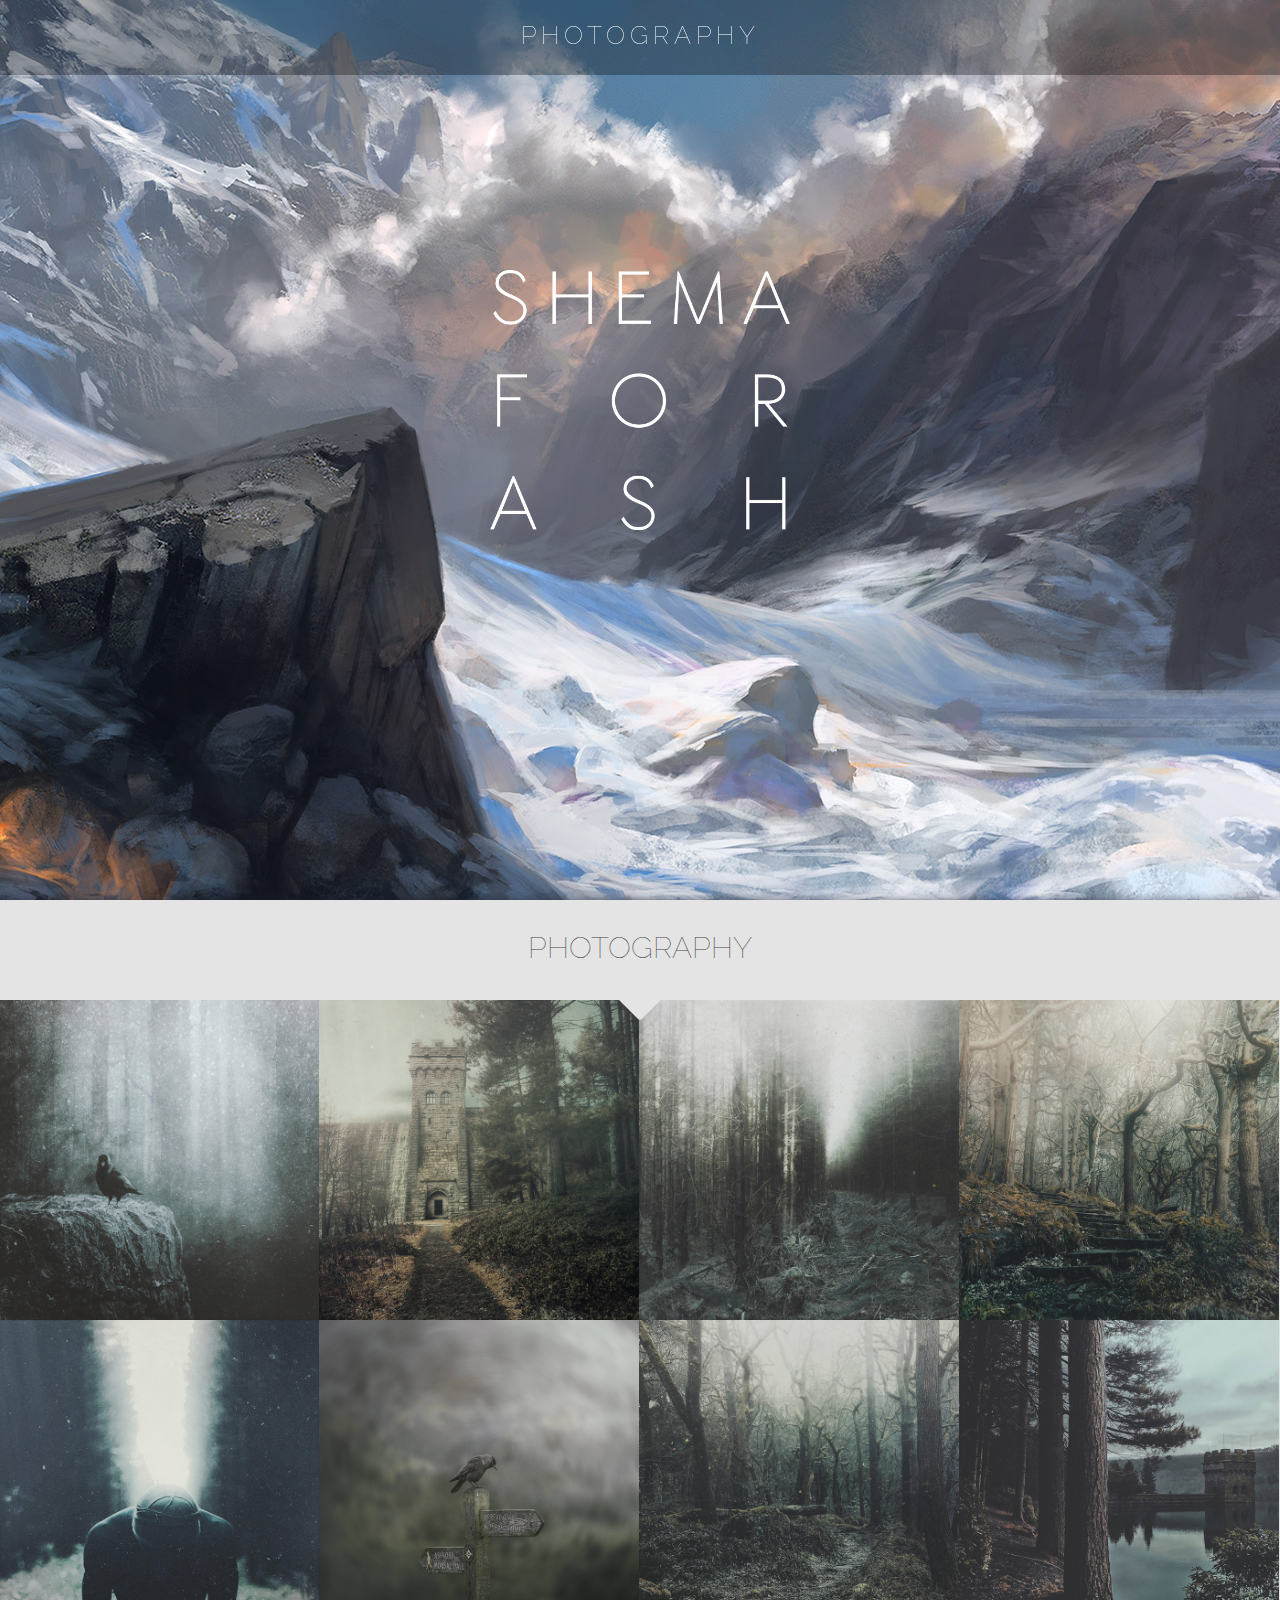
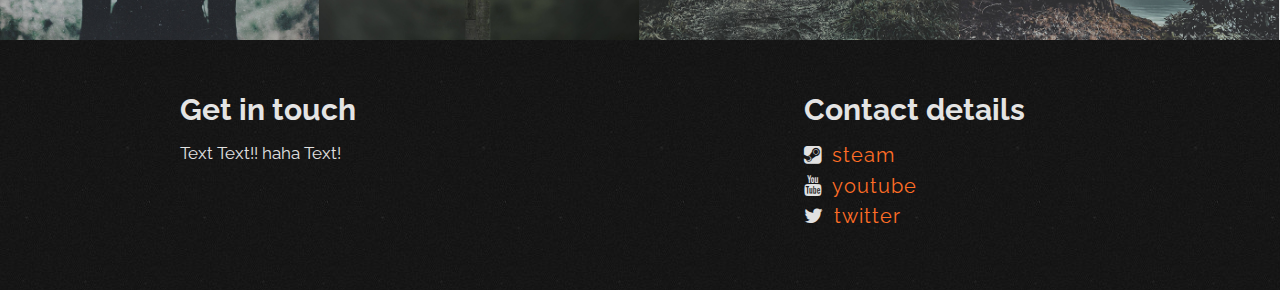
<file: index.html>
<html lang="en">
    <head>
        <meta charset="utf-8" />
        <link rel="stylesheet" href="css/style.css" />
        <link rel="stylesheet" href="https://maxcdn.bootstrapcdn.com/font-awesome/4.6.1/css/font-awesome.min.css">
        <title>PG by Shemaforash</title>
    </head>
        
    <body>
        <div id="menu">
            <a href="index.html">PHOTOGRAPHY</a>
        </div>
        
        <div id="font">
            <a id="fontlogo" href="index.html">
                <div id="logo">
            </div></a>
        </div>
        
        <!-- Wallpaper -->
        <header id="header">
        </header>

        <div id="content">
            <div id="images">
                <h3>PHOTOGRAPHY</h3>
                <i class="fa fa-caret-down" id="caret" aria-hidden="true"></i>
                <ul>
                    <li><img src="img/1.jpg"></img></li>
                    <li><img src="img/2.jpg"></img></li>
                    <li><img src="img/3.jpg"></img></li>
                    <li><img src="img/4.jpg"></img></li>
                    <li><img src="img/5.jpg"></img></li>
                    <li><img src="img/6.jpg"></img></li>
                    <li><img src="img/7.jpg"></img></li>
                    <li><img src="img/8.jpg"></img></li>
                </ul>
            </div>
    
            <section>
                <div class="contactWrapper">
                    <div id="contact">
                    <article>
                        <div class="article">
                            <h2>Get in touch </h2>
                            <p>
                                Text
 
                                Text!! haha Text!
                            </p>

                        </div>
                    </article>
                    <article>
                        <div class="article artc2">
                            <h2>Contact details</h2>
                            
                            <ul>
                                <li><a href=""><i class="fa fa-steam-square" aria-hidden="true"></i>steam</a></li>
                                <li><a href=""><i class="fa fa-youtube" aria-hidden="true"></i>youtube</a></li>
                                <li><a href=""><i class="fa fa-twitter" aria-hidden="true"></i>twitter</a></li>
                            </ul>
                        </div>
                    </article>
                    <div class="clear"></div>
                    </div>

                </div>
            </section>
        </div>
    </body>
    <script src="https://ajax.googleapis.com/ajax/libs/jquery/2.1.3/jquery.min.js"></script>
    <script src="js/main.js" type="text/javascript"></script>
    
</html>
</file>
<file: css/style.css>
@import url(http://fonts.googleapis.com/css?family=Raleway:300,400,700);
@import url(https://fonts.googleapis.com/css?family=Open+Sans);

/* NORMALIZER */

img{border:0}p,li,h1,h2,h3{margin:0;padding:0}a img{border:none}a{color:inherit}a:active,a:link{outline:none}a,a:link{text-decoration:none}a:hover{text-decoration:underline}

 /* END OF NORMALIZER */

html{
    font-family: sans-serif;
}

section{
    display:block;
}

section a {
    color: #ff6e26;
    font-size:1.2em;
    line-height:1.4em;
}

body{
    font-family:'Raleway', sans-serif;
    font-size:62.5%;
    color:#434343;
    background-color:gray;
    margin:0;
    padding:0;
    -webkit-animation: fadeIn 1s .1s ease both;
    -moz-animation: fadeIn 1s .1s ease both;
    -o-animation: fadeIn 1s .1s ease both;
    animation: fadeIn 1s .1s ease both;
    -ms-animation: fadeIn 1s .1s ease both;
}

section p,
section li {
    padding: 9px 20px;
    font-size: 1.7em;
    line-height: 1.5em;
    color: #5c5c5c;
    
}

ul{
    list-style-type: none;
}

section ul {
    margin-top:-9px;
    padding: 9px 0;
}

section li {
    padding: 0 20px;
    line-height: 1.5em;
    font-family:'Raleway', sans-serif;
}

.clear{
    clear:both;
}

#menu{
    width:100%;
    font-size:2.5em;
    height:75px;
    font-weight:100;
    z-index:3;
    position:fixed;
    color:white;
    background-color: rgba(0, 0, 0, 0.3);
    text-align:center;
}

#menu a{
    margin: 20 20 20 20;
}

#menu a:nth-child(1){
    margin:0;
    padding:0;
    margin-top:20px;
    display:inline-block;
    letter-spacing: 5;
}

#menu a:hover{
    border-bottom: 0.1em solid;
    padding-bottom:0.15em;
    text-decoration: none;
}

#content{
    width:100%;
    position:absolute;
    z-index:2;
    -webkit-box-shadow:rgba(35,35,50,0.8) 0px 0px 11px -2px;
    -moz-box-shadow:rgba(35,35,50,0.8) 0px 0px 11px -2px;
    box-shadow:rgba(35,35,50,0.8) 0px 0px 11px -2px;
}

#header{
    display:block;
    z-index: 1;
    position: relative;
    width: 100%;
    background: #4bb8d2;
    height:100%;
    background: url("../img/header.png") no-repeat center;
}

#font {
    margin-left: auto;
    margin-right: auto;
    top:30%;
    left:0;
    right:0;
    z-index: 3;
    height:260px;
    width:300px;
    position:absolute;
    -webkit-animation: fadeInDown .6s 0.5s ease both;
    -moz-animation: fadeInDown .6s 0.5s ease both;
    -o-animation: fadeInDown .6s 0.5s ease both;
    animation: fadeInDown .6s 0.5s ease both;
    -ms-animation: fadeInDown .6s 0.5s ease both;
}

#logo{
    background:url("../img/shemaforash.png") no-repeat;
    background-size:100%;
    width:100%;
    height:100%;
}

#fontlogo{
    cursor: default;
}

h1{
    color:#fff;
    font-size:7em;
    line-height:1em;
}
h2{
    text-align:center;
    padding:12px 20px;
    font-size:3em;
}
#images{
    background-color:#e4e4e4;
    overflow:hidden;
}

#images h3{
    padding-top:30px;
    text-align:center;
    font-size:3em;
    font-weight: 100;
}

#caret{
    color:#e4e4e4;
    font-size:80px;
    margin-bottom:-45px;
    position:relative;
    text-align:center;
    display:block;
}

#images img{
    width:100%;
    height:auto;
    margin-bottom:-2px;
}

#images ul{
    margin:0;
    padding:0;
}

#images li{
    margin-right:-2px;
    margin-left:-1px;
}

.about{
    background-color:#e4e4e4;
    overflow:hidden;
}

.about img{
    min-width:60%;
    max-width:100%;
    margin-left:auto;
    margin-right:auto;
    display:block;
    margin-top:80px;
    margin-bottom:80px;
}

a i{
    margin-right:10px;
    color:#e1e1e1;
}

#contact{
    width:100%;
    max-width:960px;
    margin:0 auto;
    padding:40px 0;
}

#contact h2{
    text-align:left;
}

.contactWrapper{
    width:100%;
    background:url("../img/dark_texture.jpg") repeat;
}

.contactWrapper p,
.contactWrapper li {
    padding-top: 2px;
    color: #e1e1e1 !important;
}

.contactWrapper a{
    font-weight:400;
    letter-spacing:1px;
}

.contactWrapper h2,
.contactWrapper h3 {
    color: #e4e4e4 !important;
}






@media (min-width: 450px) {    
    #contact .article{
        float:left;
        width:55%;
    }
    
    #contact .artc2{
        width:35%;
        padding-left:10%;
    }
    #images li{
        display:inline;
    }
}

@media (min-width: 600px){
    #images img{
        width:50%;
    }
}

@media (min-width: 1100px) {
    #images img{
        width:25%;
    }
}
























.animateall * {
    -webkit-transition-property: font-size,margin,padding;
    -moz-transition-property: font-size,margin,padding;
    -o-transition-property: font-size,margin,padding;
    transition-property: font-size,margin,padding;
    -webkit-transition-duration: 0.2s;
    -moz-transition-duration: 0.2s;
    -o-transition-duration: 0.2s;
    transition-duration: 0.2s;
    -webkit-transition-timing-function: ease-in-out;
    -moz-transition-timing-function: ease-in-out;
    -o-transition-timing-function: ease-in-out;
    transition-timing-function: ease-in-out;
}

.animate {
    -webkit-transition-property: all;
    -moz-transition-property: all;
    -o-transition-property: all;
    transition-property: all;
    -webkit-transition-duration: 0.5s;
    -moz-transition-duration: 0.5s;
    -o-transition-duration: 0.5s;
    transition-duration: 0.5s;
    -webkit-transition-timing-function: ease-in-out;
    -moz-transition-timing-function: ease-in-out;
    -o-transition-timing-function: ease-in-out;
    transition-timing-function: ease-in-out;
}

.animateWidth {
    -webkit-transition-property: width;
    -moz-transition-property: width;
    -o-transition-property: width;
    transition-property: width;
    -webkit-transition-duration: 0.2s;
    -moz-transition-duration: 0.2s;
    -o-transition-duration: 0.2s;
    transition-duration: 0.2s;
    -webkit-transition-timing-function: ease-in-out;
    -moz-transition-timing-function: ease-in-out;
    -o-transition-timing-function: ease-in-out;
    transition-timing-function: ease-in-out;
}

@-webkit-keyframes fadeInDown {    
    0% {
        opacity: 0;
        -webkit-transform: translateY(-25px);
    }

    100% {
        opacity: 1;
        -webkit-transform: translateY(0);
    }
}

@-webkit-keyframes fadeIn {    
    0% {
        opacity: 0;
    }

    100% {
        opacity: 1;
    }
}

@-webkit-keyframes fadeInUp {    
    0% {
        opacity: 0;
        -webkit-transform: translateY(25px);
    }

    100% {
        opacity: 1;
        -webkit-transform: translateY(0);
    }
}

@-moz-keyframes fadeInDown {    
    0% {
        opacity: 0;
        -moz-transform: translateY(-25px);
    }

    100% {
        opacity: 1;
        -moz-transform: translateY(0);
    }
}

@-moz-keyframes fadeIn {    
    0% {
        opacity: 0;
    }

    100% {
        opacity: 1;
    }
}

@-moz-keyframes fadeInUp {    
    0% {
        opacity: 0;
        -moz-transform: translateY(25px);
    }

    100% {
        opacity: 1;
        -moz-transform: translateY(0);
    }
}

@-ms-keyframes fadeInDown {
0% {
    opacity: 0;
    -ms-transform: translateY(-25px);
}

100% {
    opacity: 1;
    -ms-transform: translateY(0);
}
}

@-ms-keyframes fadeIn {    
    0% {
        opacity: 0;
    }

    100% {
        opacity: 1;
    }
}

@-ms-keyframes fadeInUp {
0% {
    opacity: 0;
    -ms-transform: translateY(25px);
}

100% {
    opacity: 1;
    -ms-transform: translateY(0);
}
}

@-keyframes fadeInDown {
0% {
    opacity: 0;
    -ms-transform: translateY(-25px);
}

100% {
    opacity: 1;
    -ms-transform: translateY(0);
}
}

@-keyframes fadeIn {    
    0% {
        opacity: 0;
    }

    100% {
        opacity: 1;
    }
}

@-keyframes fadeInUp {
0% {
    opacity: 0;
    -transform: translateY(25px);
}

100% {
    opacity: 1;
    -transform: translateY(0);
}
}
</file>
